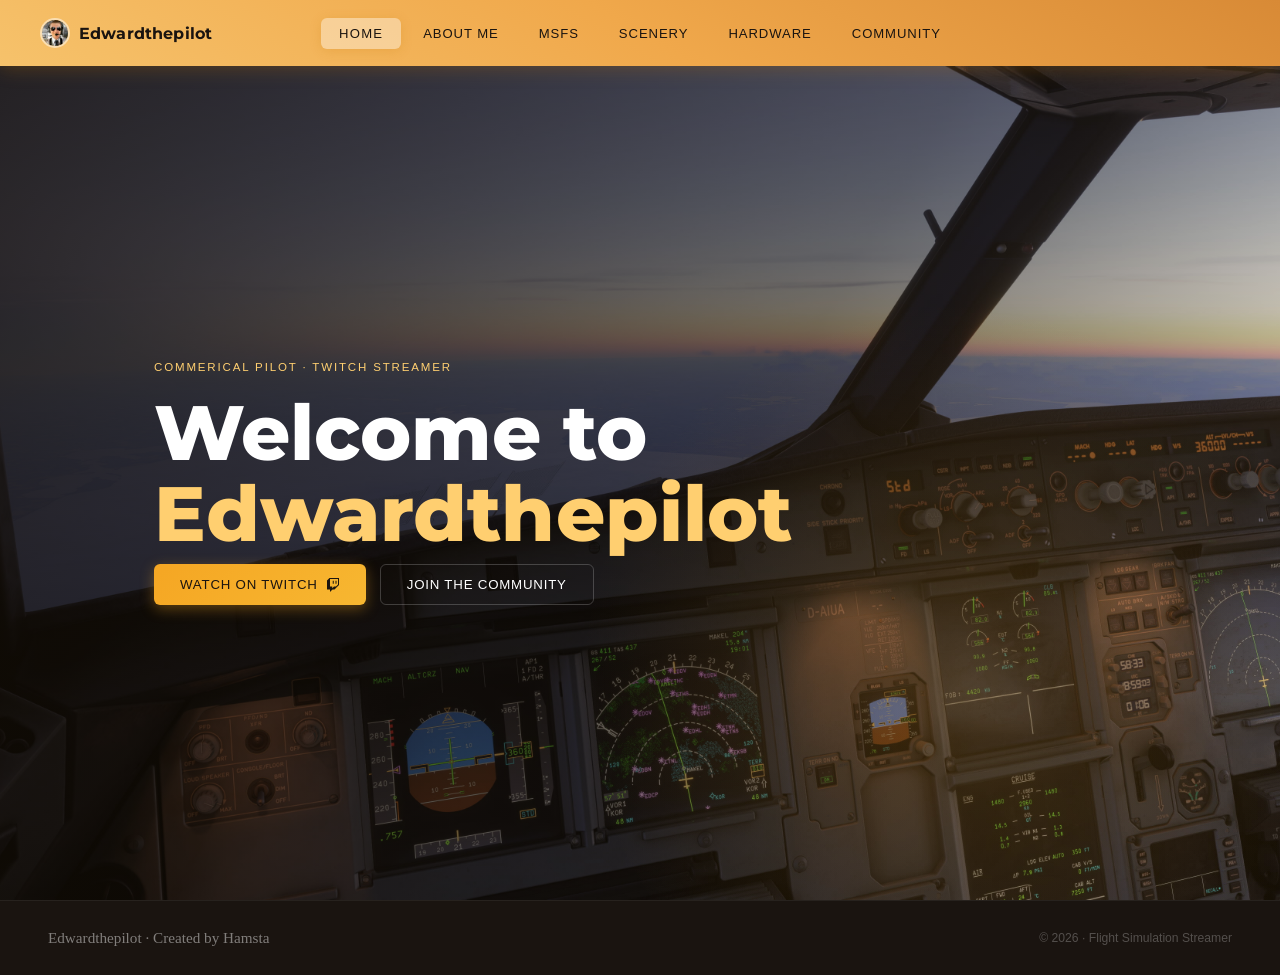
<file: index.html>
<!DOCTYPE html>
<html lang="en">
<head>
  <meta charset="UTF-8" />
  <meta name="viewport" content="width=device-width, initial-scale=1.0" />
  <title>Edwardthepilot</title>
  <link rel="stylesheet" href="style.css" />
  <link rel="icon" type="image/png" href="images/b415b92c-1c21-4a3e-a112-42fbdaabbc81-profile_image-70x70.png">
</head>
<body>

  <!-- NAV -->
  <nav>
    <div class="nav-inner">
      <a href="index.html" class="nav-logo"><img src="images/b415b92c-1c21-4a3e-a112-42fbdaabbc81-profile_image-70x70.png" alt="" /><span>Edwardthepilot</span></a>
      <ul class="nav-links">
        <li><a href="index.html">Home</a></li>
        <li><a href="about.html">About Me</a></li>
        <li><a href="msfs.html">MSFS</a></li>
        <li><a href="scenery.html">Scenery</a></li>
        <li><a href="hardware.html">Hardware</a></li>
        <li><a href="community.html">Community</a></li>
      </ul>
    </div>
  </nav>

  <!-- HERO -->
  <div class="page">
    <div class="home-hero" style="background-image: url('images/Microsoft_Flight_Simulator_2024_19_08_2025_21_59_04.jpg'); background-size: cover; background-position: center;">
      <div class="home-hero-overlay"></div>
      <div class="home-hero-glow"></div>

      <div class="home-content">
        <p class="home-eyebrow">Commerical Pilot · Twitch Streamer</p>
        <h1 class="home-title">
          Welcome to<br><span>Edwardthepilot</span>
        </h1>

        <!-- LIVE STATUS -->

        <div class="home-btn-row">
          <a href="https://www.twitch.tv/edwardthepilot" target="_blank" class="btn btn-orange">
            Watch on Twitch
            <svg width="14" height="14" viewBox="0 0 24 24" fill="currentColor"><path d="M11.571 4.714h1.715v5.143H11.57zm4.715 0H18v5.143h-1.714zM6 0L1.714 4.286v15.428h5.143V24l4.286-4.286h3.428L22.286 12V0zm14.571 11.143l-3.428 3.428h-3.429l-3 3v-3H6.857V1.714h13.714z"/></svg>
          </a>
          <a href="community.html" class="btn btn-outline" style="color:#fff; border-color:rgba(255,255,255,0.2);">
            Join the Community
          </a>
        </div>
      </div>
    </div>
  </div>

  <!-- FOOTER -->
  <footer>
    <span class="footer-logo">Edwardthepilot · Created by Hamsta</span>
    <span class="footer-copy">© 2026 · Flight Simulation Streamer</span>
  </footer>

  <script src="main.js"></script>
</body>
</html>
</file>
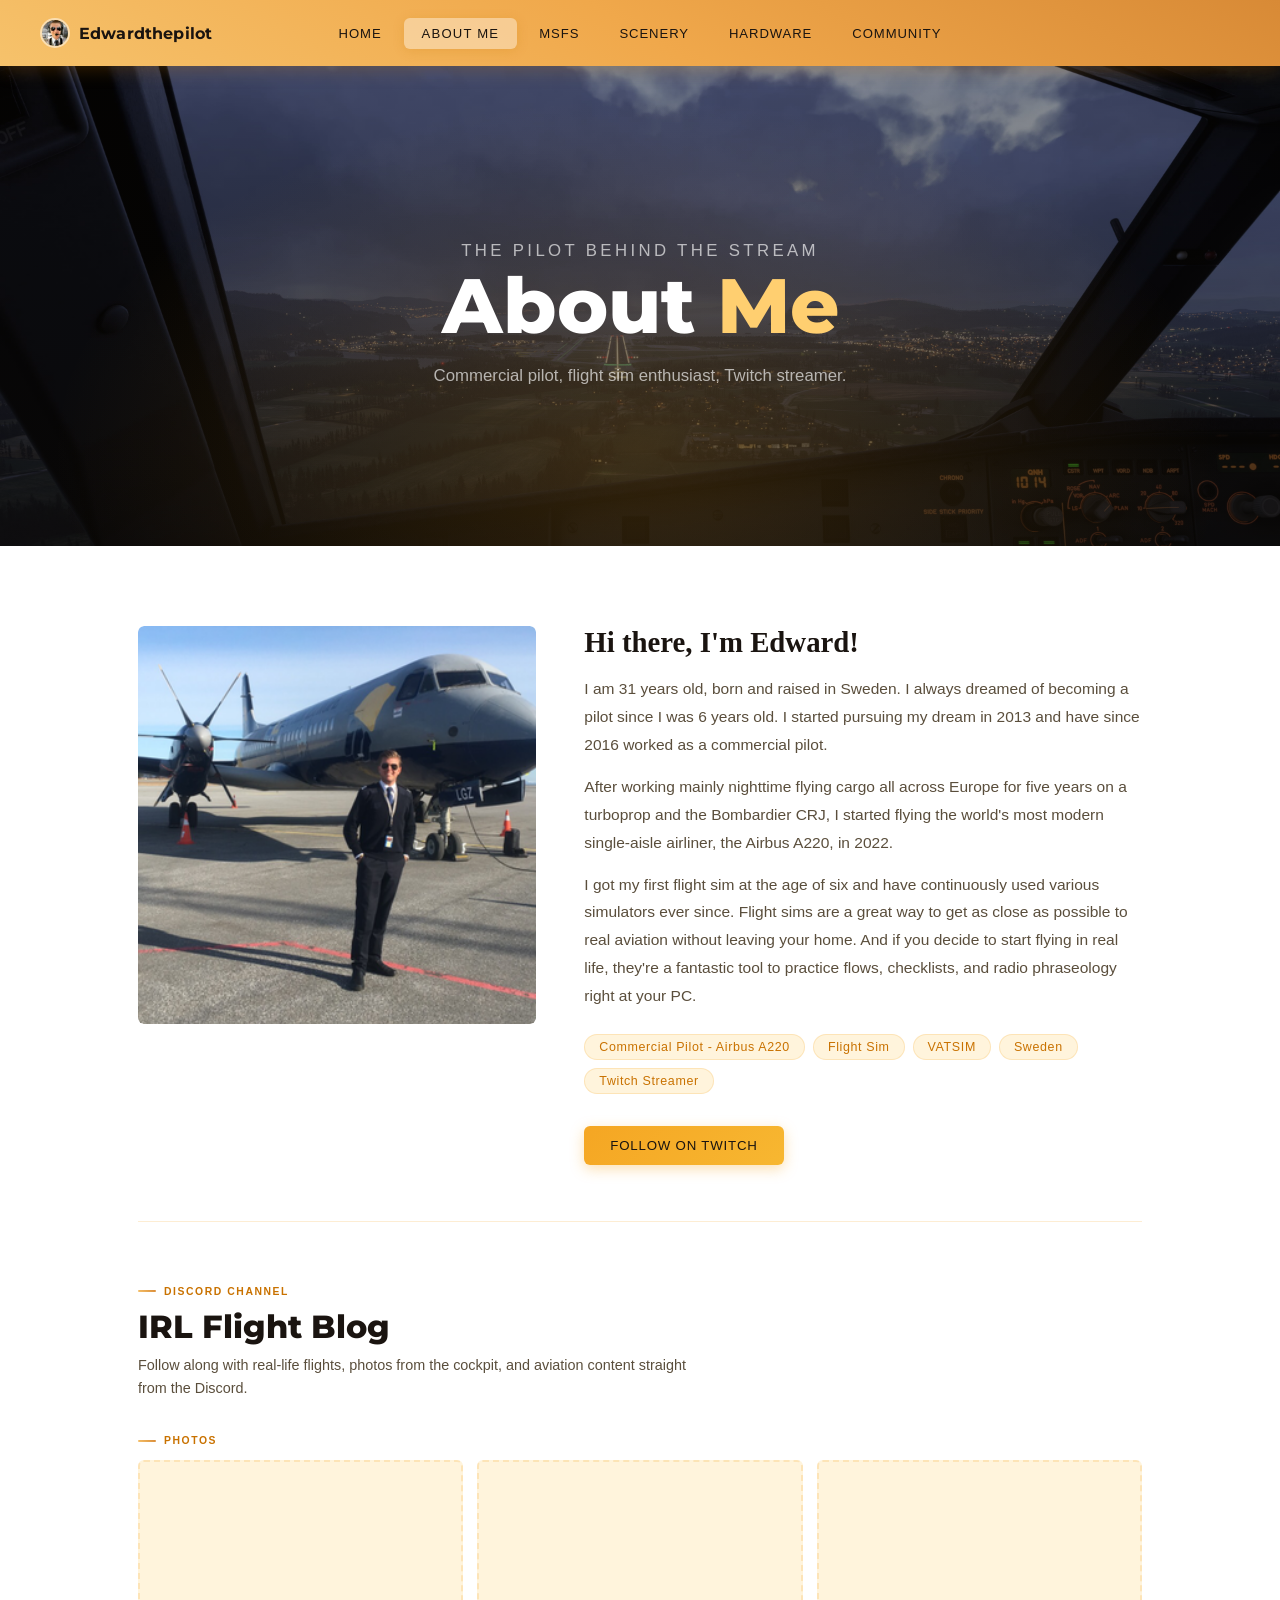
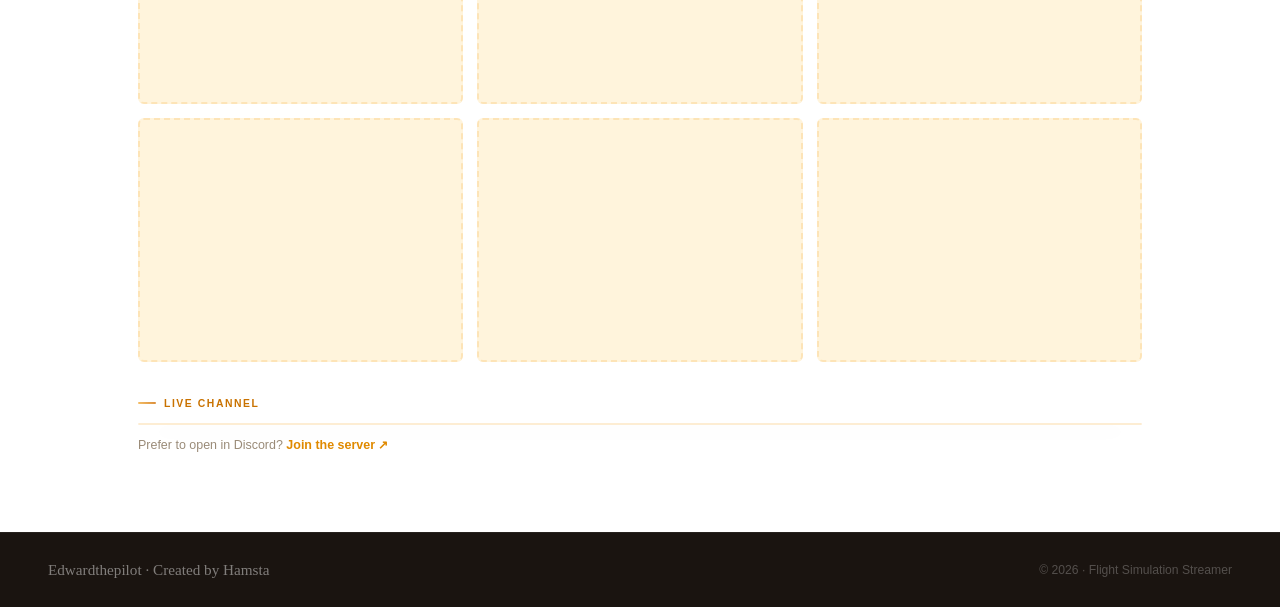
<file: about.html>
<!DOCTYPE html>
<html lang="en">
<head>
  <meta charset="UTF-8" />
  <meta name="viewport" content="width=device-width, initial-scale=1.0" />
  <title>Edwardthepilot</title>
  <link rel="stylesheet" href="style.css" />
  <link rel="icon" type="image/png" href="images/b415b92c-1c21-4a3e-a112-42fbdaabbc81-profile_image-70x70.png">
  <style>
    .gallery-grid {
      display: grid;
      grid-template-columns: repeat(3, 1fr);
      gap: 14px;
    }
    .gallery-slot {
      aspect-ratio: 4/3;
      border-radius: var(--radius);
      border: 2px dashed var(--border);
      background: var(--orange-pale);
      overflow: hidden;
    }
    .gallery-slot img {
      width: 100%; height: 100%;
      object-fit: cover;
      display: block;
    }
    .gallery-slot-empty {
      width: 100%; height: 100%;
      display: flex;
      flex-direction: column;
      align-items: center;
      justify-content: center;
      gap: 6px;
    }
    .gallery-slot-empty span:first-child { font-size: 1.5rem; }
    .gallery-slot-empty span:last-child {
      font-size: 0.68rem;
      font-weight: 600;
      letter-spacing: 0.08em;
      text-transform: uppercase;
      color: var(--ink-muted);
    }
    .blog-embed-wrap {
      border-radius: 8px;
      overflow: hidden;
      border: 1.5px solid var(--border);
      box-shadow: 0 8px 32px rgba(200,120,0,0.08);
    }
    .section-divider {
      border: none;
      border-top: 1px solid var(--border);
      margin: 56px 0;
    }
    .section-tag {
      display: inline-flex;
      align-items: center;
      gap: 8px;
      font-size: 0.65rem;
      font-weight: 700;
      letter-spacing: 0.15em;
      text-transform: uppercase;
      color: var(--orange-deep);
      margin-bottom: 10px;
    }
    .section-tag::before {
      content: '';
      width: 18px; height: 2px;
      background: linear-gradient(30deg, #F6C26B, #D88A36);
      border-radius: 2px;
      display: block;
    }
    @media (max-width: 640px) {
      .gallery-grid { grid-template-columns: 1fr 1fr; }
    }

    .scenery-hero {
      position: relative;
      width: 100%;
      height: 480px;
      background-size: cover;
      background-position: center 40%;
      display: flex;
      align-items: center;
      justify-content: center;
    }
    .scenery-hero-overlay {
      position: absolute;
      inset: 0;
      background: linear-gradient(to bottom, rgba(10,8,6,0.35) 0%, rgba(10,8,6,0.55) 60%, rgba(10,8,6,0.75) 100%);
    }
    .scenery-hero-glow {
      position: absolute;
      inset: 0;
      background: radial-gradient(ellipse at 50% 80%, rgba(245,166,35,0.18) 0%, transparent 65%);
    }
    .scenery-hero-content {
      position: relative;
      z-index: 2;
      text-align: center;
      padding: 0 24px;
    }
    .scenery-eyebrow {
      font-size: 0.7rem;
      font-weight: 600;
      letter-spacing: 0.2em;
      text-transform: uppercase;
      color: var(--orange-light);
      margin-bottom: 16px;
      opacity: 0;
      animation: fadeUp 0.5s 0.1s forwards;
    }
    .scenery-hero-content h1 {
      font-family: 'Montserrat', sans-serif;
      font-size: clamp(2.8rem, 6vw, 5rem);
      font-weight: 800;
      color: #fff;
      line-height: 1.05;
      margin-bottom: 16px;
      opacity: 0;
      animation: fadeUp 0.6s 0.25s forwards;
    }
    .scenery-hero-content h1 span { color: var(--orange-light); }
    .scenery-hero-content p {
      font-size: clamp(0.9rem, 1.5vw, 1.05rem);
      font-weight: 300;
      color: rgba(255,255,255,0.65);
      max-width: 460px;
      margin: 0 auto;
      line-height: 1.7;
      opacity: 0;
      animation: fadeUp 0.6s 0.4s forwards;
    }
  </style>
</head>
<body>

  <!-- NAV -->
  <nav>
    <div class="nav-inner">
      <a href="index.html" class="nav-logo"><img src="images/b415b92c-1c21-4a3e-a112-42fbdaabbc81-profile_image-70x70.png" alt="" /><span>Edwardthepilot</span></a>
      <ul class="nav-links">
        <li><a href="index.html">Home</a></li>
        <li><a href="about.html">About Me</a></li>
        <li><a href="msfs.html">MSFS</a></li>
        <li><a href="scenery.html">Scenery</a></li>
        <li><a href="hardware.html">Hardware</a></li>
        <li><a href="community.html">Community</a></li>
      </ul>
    </div>
  </nav>

  <div class="page">

    <!-- HERO -->
    <div class="scenery-hero" style="background-image: url('images/Microsoft_Flight_Simulator_2024_20_08_2025_22_54_43.jpg'); background-position: center top;">
      <div class="scenery-hero-overlay"></div>
      <div class="scenery-hero-glow"></div>
      <div class="scenery-hero-content">
        <p class="scenery-eyebrow">The Pilot Behind the Stream</p>
        <h1>About <span>Me</span></h1>
        <p>Commercial pilot, flight sim enthusiast, Twitch streamer.</p>
      </div>
    </div>

    <!-- ABOUT SECTION -->
    <div class="section">
      <div class="about-grid">

        <div class="fade-up">
          <div class="about-avatar" style="padding:0; background:none; border:none;">
            <img loading="lazy" decoding="async" src="images/panel-46761626-image-cba84b4b-1b52-419e-b33e-0b67ff68ea73.png"
                 alt="Edwardthepilot"
                 style="width:100%; height:100%; object-fit:cover; border-radius:6px;" />
          </div>
        </div>

        <div class="about-text fade-up">
          <h2>Hi there, I'm Edward!</h2>
          <p>
            I am 31 years old, born and raised in Sweden. I always dreamed of becoming a pilot since I was 6 years old. I started pursuing my dream in 2013 and have since 2016 worked as a commercial pilot.
          </p>
          <p>
            After working mainly nighttime flying cargo all across Europe for five years on a turboprop and the Bombardier CRJ, I started flying the world's most modern single-aisle airliner, the Airbus A220, in 2022.
          </p>
          <p>
            I got my first flight sim at the age of six and have continuously used various simulators ever since. Flight sims are a great way to get as close as possible to real aviation without leaving your home. And if you decide to start flying in real life, they're a fantastic tool to practice flows, checklists, and radio phraseology right at your PC.
          </p>

          <div class="about-tags">
            <span class="tag">Commercial Pilot - Airbus A220</span>
            <span class="tag">Flight Sim</span>
            <span class="tag">VATSIM</span>
            <span class="tag">Sweden</span>
            <span class="tag">Twitch Streamer</span>
          </div>

          <div style="margin-top: 32px;">
            <a href="https://www.twitch.tv/edwardthepilot" target="_blank" class="btn btn-orange">
              Follow on Twitch
            </a>
          </div>
        </div>

      </div>

      <hr class="section-divider" />

      <!-- IRL FLIGHT BLOG -->
      <div class="fade-up">
        <div class="section-tag">Discord Channel</div>
        <h2 style="font-family:'Montserrat',sans-serif; font-size:clamp(1.4rem,3vw,2rem); font-weight:800; color:var(--ink); margin-bottom:8px;">
          IRL Flight Blog
        </h2>
        <p style="font-size:0.9rem; color:var(--ink-soft); margin-bottom:28px; line-height:1.6; max-width:560px;">
          Follow along with real-life flights, photos from the cockpit, and aviation content straight from the Discord.
        </p>


        <!-- PHOTO GALLERY -->
        <div class="section-tag" style="margin-bottom:14px;">Photos</div>
        <div class="gallery-grid" style="margin-bottom:28px;">

          <!-- SLOT 1 — replace gallery-slot-empty with: <img loading="lazy" decoding="async" src="images/your-photo.jpg" alt="..." /> -->
          <div class="gallery-slot">
            <img loading="lazy" decoding="async" src="images/blog1.jpg" alt="Gallery photo">
          </div>

          <!-- SLOT 2 -->
          <div class="gallery-slot">
            <img loading="lazy" decoding="async" src="images/blog2.jpg" alt="Gallery photo">
          </div>

          <!-- SLOT 3 -->
          <div class="gallery-slot">
            <img loading="lazy" decoding="async" src="images/blog3.jpg" alt="Gallery photo">
          </div>

          <!-- SLOT 4 -->
          <div class="gallery-slot">
            <img loading="lazy" decoding="async" src="images/blog4.jpg" alt="Gallery photo">
          </div>

          <!-- SLOT 5 -->
          <div class="gallery-slot">
            <img loading="lazy" decoding="async" src="images/blog5.jpg" alt="Gallery photo">
          </div>

          <!-- SLOT 6 -->
          <div class="gallery-slot">
            <img loading="lazy" decoding="async" src="images/blog6.jpg" alt="Gallery photo">
          </div>

        </div>

        <!-- Discord embed -->
        <div class="section-tag" style="margin-bottom:14px;">Live Channel</div>
        <div class="blog-embed-wrap">
          <widgetbot
            server="YOUR_SERVER_ID"
            channel="YOUR_CHANNEL_ID"
            width="100%"
            height="500">
          </widgetbot>
        </div>

        <p style="margin-top:12px; font-size:0.78rem; color:var(--ink-muted);">
          Prefer to open in Discord?
          <a href="https://discord.gg/6BbDR5AXqM" target="_blank" style="color:var(--orange-dark); font-weight:600; text-decoration:none;">
            Join the server ↗
          </a>
        </p>
      </div>

    </div>
  </div>

  <!-- FOOTER -->
  <footer>
    <span class="footer-logo">Edwardthepilot · Created by Hamsta</span>
    <span class="footer-copy">© 2026 · Flight Simulation Streamer</span>
  </footer>

  <script src="https://cdn.widgetbot.io/widget/6.js" async></script>
  <script src="main.js"></script>
</body>
</html>
</file>
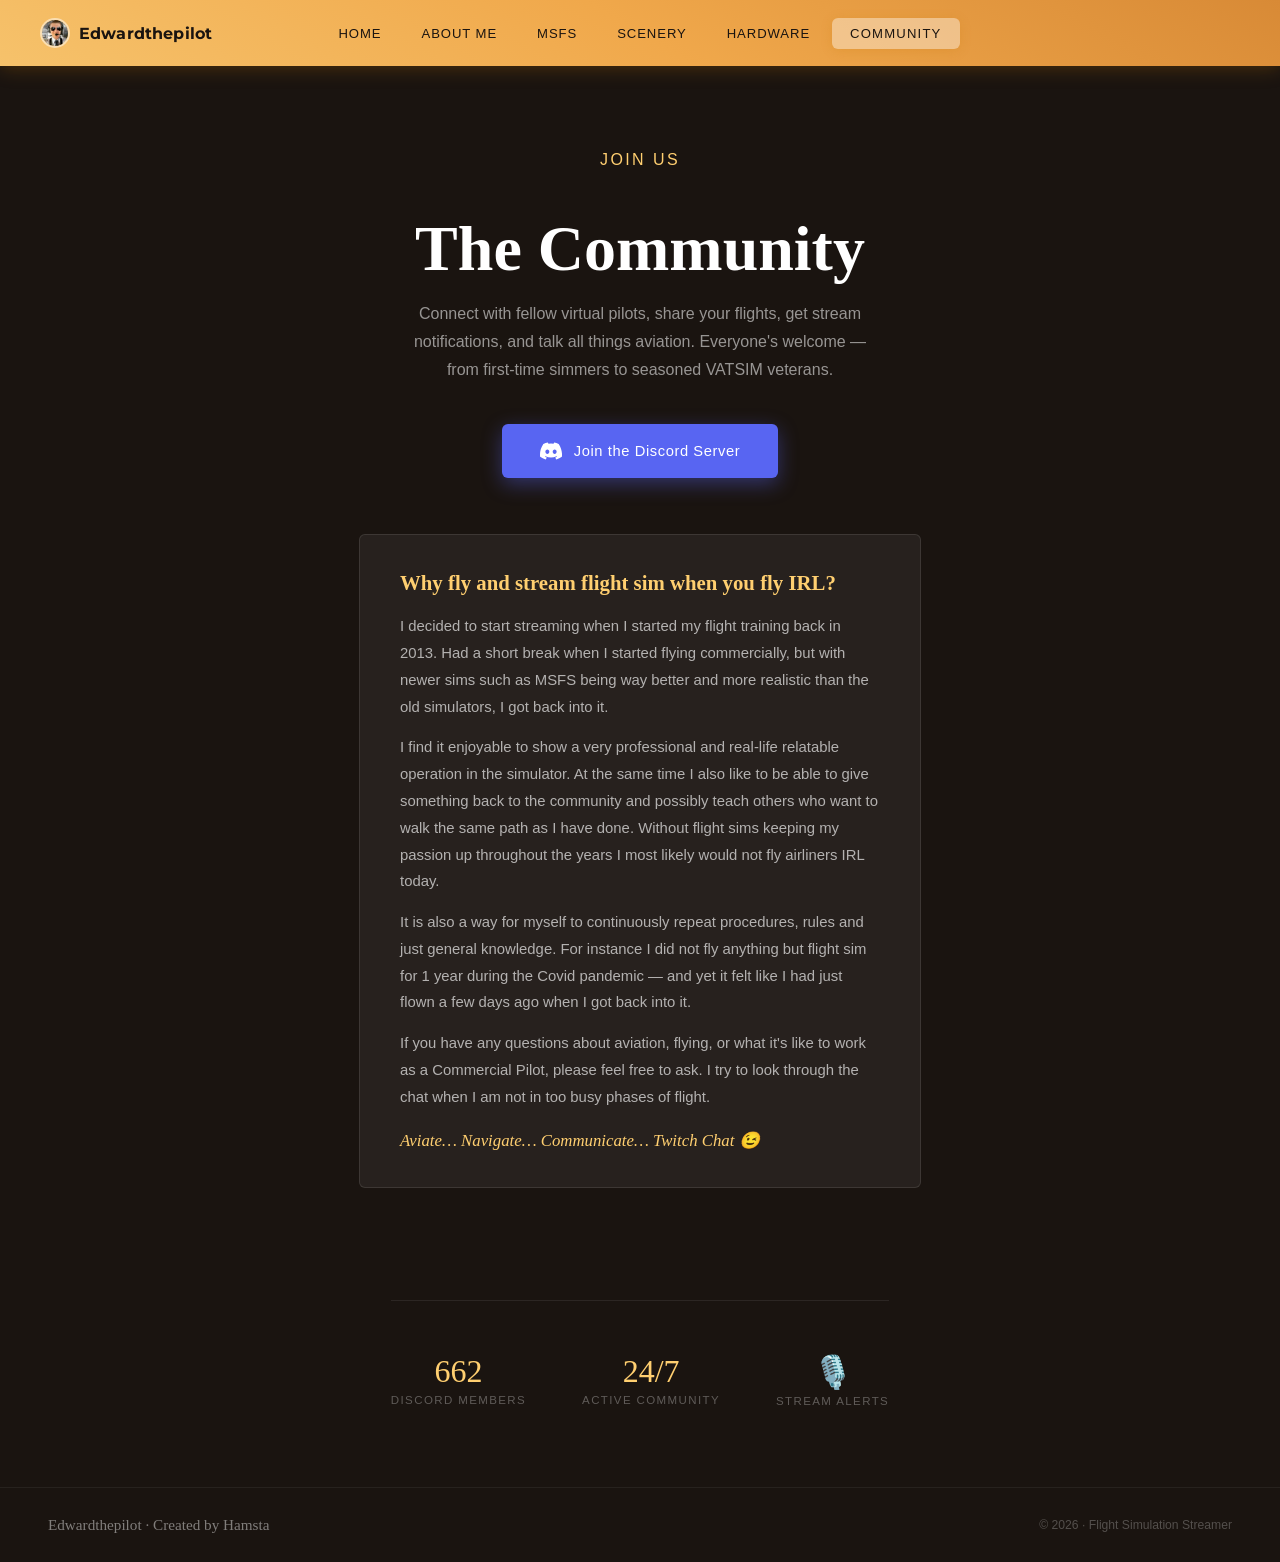
<file: community.html>
<!DOCTYPE html>
<html lang="en">
<head>
  <meta charset="UTF-8" />
  <meta name="viewport" content="width=device-width, initial-scale=1.0" />
  <title>Edwardthepilot</title>
  <link rel="stylesheet" href="style.css" />
  <link rel="icon" type="image/png" href="images/b415b92c-1c21-4a3e-a112-42fbdaabbc81-profile_image-70x70.png">
  <style>
    .why-stream {
      background: rgba(255,255,255,0.06);
      border: 1px solid rgba(255,255,255,0.1);
      border-radius: 6px;
      padding: 36px 40px;
      max-width: 720px;
      margin: 0 auto 48px;
      text-align: left;
    }
    .why-stream h2 {
      font-family: 'Playfair Display', serif;
      font-size: 1.3rem;
      font-weight: 600;
      color: var(--orange-light);
      margin-bottom: 18px;
    }
    .why-stream p {
      font-size: 0.93rem;
      font-weight: 300;
      color: rgba(255,255,255,0.65);
      line-height: 1.8;
      margin-bottom: 14px;
    }
    .why-stream p:last-child { margin-bottom: 0; }
    .sign-off {
      font-family: 'Playfair Display', serif;
      font-style: italic;
      font-size: 1.05rem;
      color: var(--orange-light);
      margin-top: 20px;
      display: block;
    }
  </style>
</head>
<body>

  <!-- NAV -->
  <nav>
    <div class="nav-inner">
      <a href="index.html" class="nav-logo"><img src="images/b415b92c-1c21-4a3e-a112-42fbdaabbc81-profile_image-70x70.png" alt="" /><span>Edwardthepilot</span></a>
      <ul class="nav-links">
        <li><a href="index.html">Home</a></li>
        <li><a href="about.html">About Me</a></li>
        <li><a href="msfs.html">MSFS</a></li>
        <li><a href="scenery.html">Scenery</a></li>
        <li><a href="hardware.html">Hardware</a></li>
        <li><a href="community.html">Community</a></li>
      </ul>
    </div>
  </nav>

  <div class="page">
    <div class="community-hero">

      <p class="section-label">Join Us</p>
      <h1>The Community</h1>
      <p>
        Connect with fellow virtual pilots, share your flights, get stream notifications, and talk all things aviation. Everyone's welcome — from first-time simmers to seasoned VATSIM veterans.
      </p>

      <a href="https://discord.gg/VajZbuy8C6" target="_blank" class="discord-btn">
        <svg class="discord-icon" viewBox="0 0 24 24" xmlns="http://www.w3.org/2000/svg">
          <path d="M20.317 4.37a19.791 19.791 0 0 0-4.885-1.515.074.074 0 0 0-.079.037c-.21.375-.444.864-.608 1.25a18.27 18.27 0 0 0-5.487 0 12.64 12.64 0 0 0-.617-1.25.077.077 0 0 0-.079-.037A19.736 19.736 0 0 0 3.677 4.37a.07.07 0 0 0-.032.027C.533 9.046-.32 13.58.099 18.057.1 18.1.12 18.14.149 18.16a19.9 19.9 0 0 0 5.993 3.03.078.078 0 0 0 .084-.028c.462-.63.874-1.295 1.226-1.994a.076.076 0 0 0-.041-.106 13.107 13.107 0 0 1-1.872-.892.077.077 0 0 1-.008-.128 10.2 10.2 0 0 0 .372-.292.074.074 0 0 1 .077-.01c3.928 1.793 8.18 1.793 12.062 0a.074.074 0 0 1 .078.01c.12.098.246.198.373.292a.077.077 0 0 1-.006.127 12.299 12.299 0 0 1-1.873.892.077.077 0 0 0-.041.107c.36.698.772 1.362 1.225 1.993a.076.076 0 0 0 .084.028 19.839 19.839 0 0 0 6.002-3.03.077.077 0 0 0 .032-.054c.5-5.177-.838-9.674-3.549-13.66a.061.061 0 0 0-.031-.03zM8.02 15.33c-1.183 0-2.157-1.085-2.157-2.419 0-1.333.956-2.419 2.157-2.419 1.21 0 2.176 1.096 2.157 2.42 0 1.333-.956 2.418-2.157 2.418zm7.975 0c-1.183 0-2.157-1.085-2.157-2.419 0-1.333.955-2.419 2.157-2.419 1.21 0 2.176 1.096 2.157 2.42 0 1.333-.946 2.418-2.157 2.418z"/>
        </svg>
        Join the Discord Server
      </a>

      <!-- Why stream section -->
      <div class="why-stream" style="margin-top: 56px;">
        <h2>Why fly and stream flight sim when you fly IRL?</h2>
        <p>
          I decided to start streaming when I started my flight training back in 2013. Had a short break when I started flying commercially, but with newer sims such as MSFS being way better and more realistic than the old simulators, I got back into it.
        </p>
        <p>
          I find it enjoyable to show a very professional and real-life relatable operation in the simulator. At the same time I also like to be able to give something back to the community and possibly teach others who want to walk the same path as I have done. Without flight sims keeping my passion up throughout the years I most likely would not fly airliners IRL today.
        </p>
        <p>
          It is also a way for myself to continuously repeat procedures, rules and just general knowledge. For instance I did not fly anything but flight sim for 1 year during the Covid pandemic — and yet it felt like I had just flown a few days ago when I got back into it.
        </p>
        <p>
          If you have any questions about aviation, flying, or what it's like to work as a Commercial Pilot, please feel free to ask. I try to look through the chat when I am not in too busy phases of flight.
        </p>
        <span class="sign-off">Aviate… Navigate… Communicate… Twitch Chat 😉</span>
      </div>

      <div class="community-stats">
        <div>
          <div class="c-stat-val" id="member-count">0</div>
          <div class="c-stat-label">Discord Members</div>
        </div>
        <div>
          <div class="c-stat-val">24/7</div>
          <div class="c-stat-label">Active Community</div>
        </div>
        <div>
          <div class="c-stat-val">🎙️</div>
          <div class="c-stat-label">Stream Alerts</div>
        </div>
      </div>

    </div>
  </div>

  <!-- FOOTER -->
  <footer>
    <span class="footer-logo">Edwardthepilot · Created by Hamsta</span>
    <span class="footer-copy">© 2026 · Flight Simulation Streamer</span>
  </footer>

  <script src="main.js"></script>
  <script>
    (function countUp() {
      const el = document.getElementById('member-count');
      if (!el) return;
      const target = 1500;
      const duration = 2200;
      let started = false;

      function run() {
        if (started) return;
        started = true;
        const start = performance.now();
        function step(now) {
          const p = Math.min((now - start) / duration, 1);
          const eased = 1 - Math.pow(1 - p, 3);
          const val = Math.floor(eased * target);
          el.textContent = p >= 1 ? '1,500+' : val.toLocaleString();
          if (p < 1) requestAnimationFrame(step);
        }
        requestAnimationFrame(step);
      }

      const obs = new IntersectionObserver(entries => {
        entries.forEach(e => { if (e.isIntersecting) { run(); obs.unobserve(e.target); } });
      }, { threshold: 0.6 });
      obs.observe(el);
    })();
  </script>
</body>
</html>
</file>
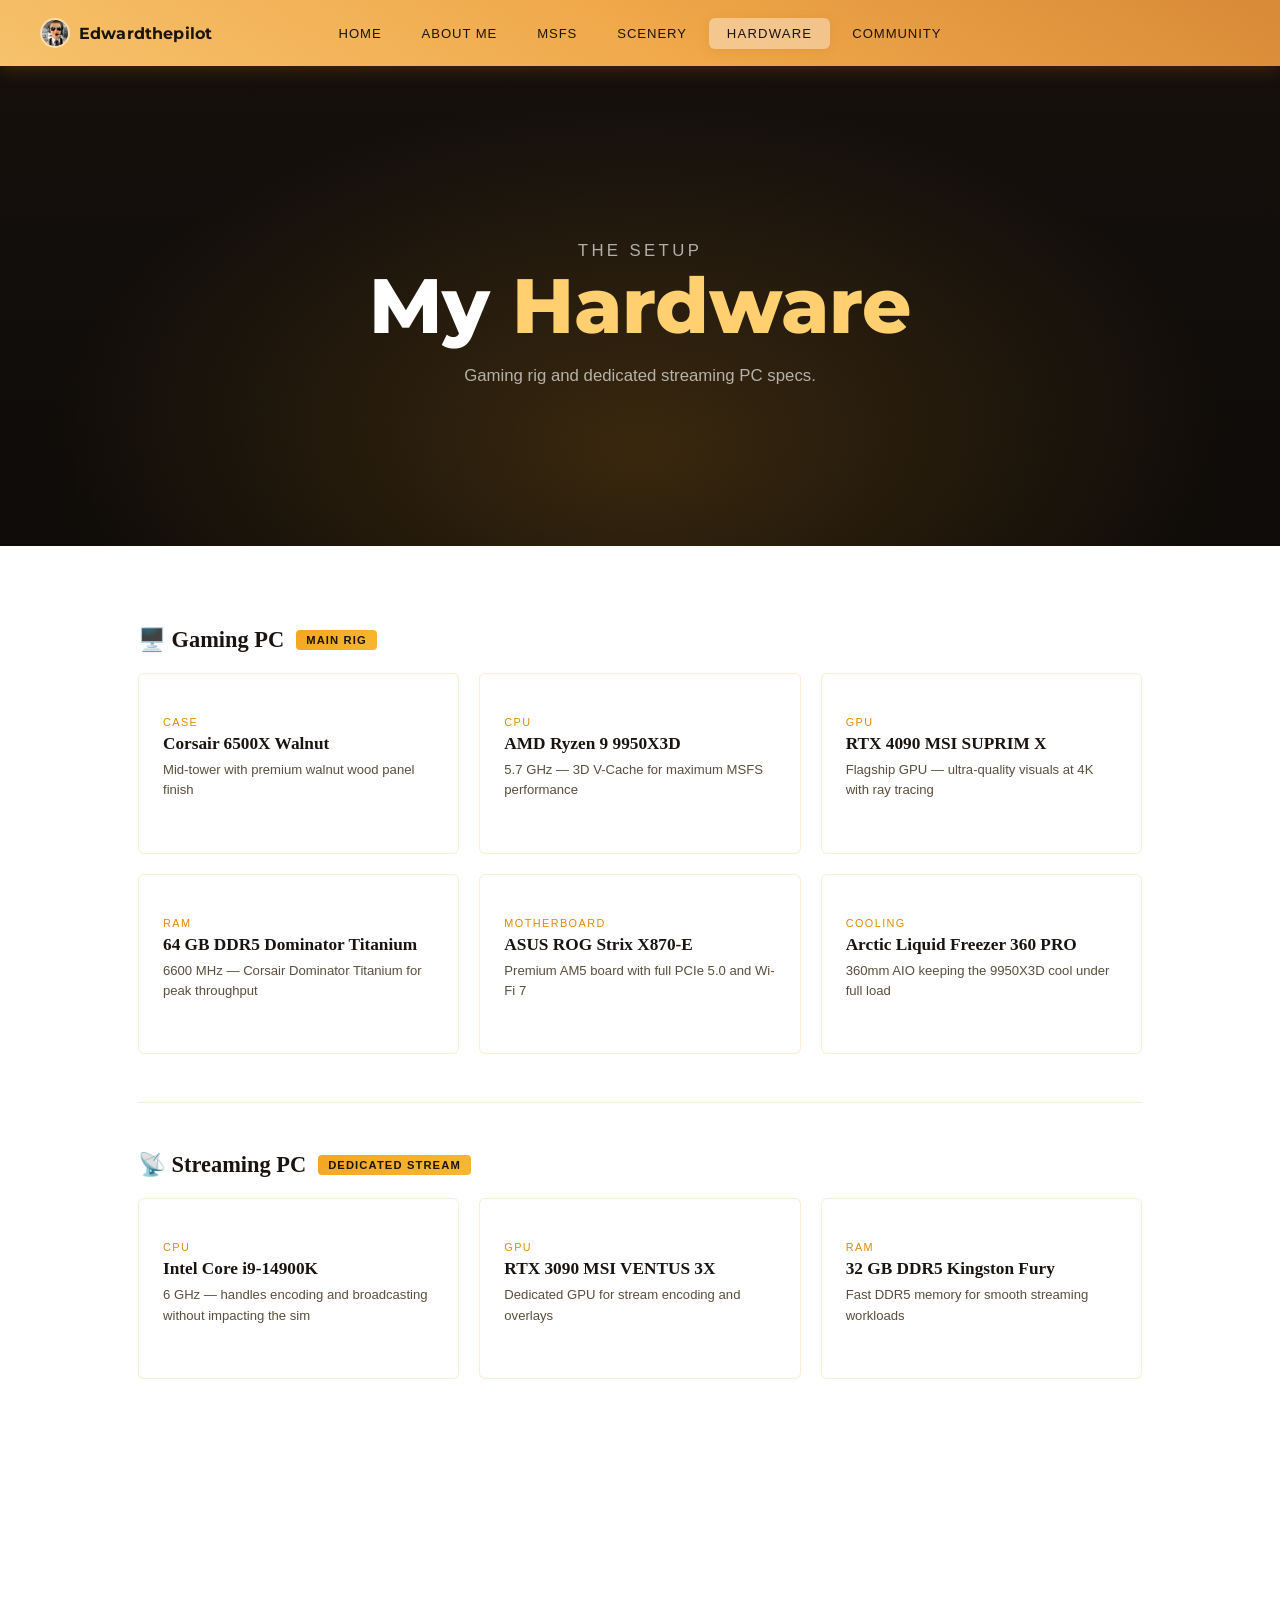
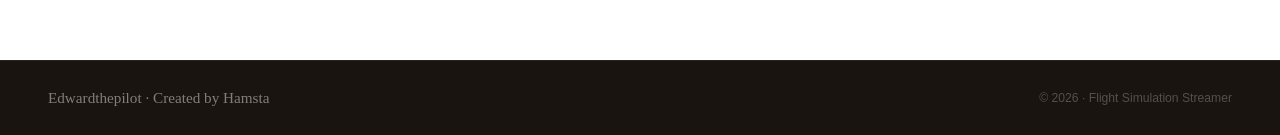
<file: hardware.html>
<!DOCTYPE html>
<html lang="en">
<head>
  <meta charset="UTF-8" />
  <meta name="viewport" content="width=device-width, initial-scale=1.0" />
  <title>Edwardthepilot</title>
  <link rel="stylesheet" href="style.css" />
  <link rel="icon" type="image/png" href="images/b415b92c-1c21-4a3e-a112-42fbdaabbc81-profile_image-70x70.png">
  <style>
    .hw-section-title {
      font-family: 'Playfair Display', serif;
      font-size: 1.4rem;
      font-weight: 600;
      color: var(--ink);
      margin: 48px 0 20px;
      display: flex;
      align-items: center;
      gap: 12px;
    }
    .hw-section-title:first-of-type { margin-top: 0; }
    .hw-section-badge {
      display: inline-block;
      background: linear-gradient(135deg, var(--orange), var(--amber));
      color: var(--ink);
      font-family: 'DM Sans', sans-serif;
      font-size: 0.7rem;
      font-weight: 600;
      letter-spacing: 0.1em;
      text-transform: uppercase;
      padding: 4px 10px;
      border-radius: 4px;
    }
    .hw-divider {
      border: none;
      border-top: 1px solid var(--border);
      margin: 48px 0 40px;
    }

    .scenery-hero {
      position: relative;
      width: 100%;
      height: 480px;
      background: var(--ink);
      background-size: cover;
      background-position: center;
      display: flex;
      align-items: center;
      justify-content: center;
    }
    .scenery-hero-overlay {
      position: absolute;
      inset: 0;
      background: linear-gradient(to bottom, rgba(10,8,6,0.35) 0%, rgba(10,8,6,0.55) 60%, rgba(10,8,6,0.75) 100%);
    }
    .scenery-hero-glow {
      position: absolute;
      inset: 0;
      background: radial-gradient(ellipse at 50% 80%, rgba(245,166,35,0.18) 0%, transparent 65%);
    }
    .scenery-hero-content {
      position: relative;
      z-index: 2;
      text-align: center;
      padding: 0 24px;
    }
    .scenery-eyebrow {
      font-size: 0.7rem;
      font-weight: 600;
      letter-spacing: 0.2em;
      text-transform: uppercase;
      color: var(--orange-light);
      margin-bottom: 16px;
      opacity: 0;
      animation: fadeUp 0.5s 0.1s forwards;
    }
    .scenery-hero-content h1 {
      font-family: 'Montserrat', sans-serif;
      font-size: clamp(2.8rem, 6vw, 5rem);
      font-weight: 800;
      color: #fff;
      line-height: 1.05;
      margin-bottom: 16px;
      opacity: 0;
      animation: fadeUp 0.6s 0.25s forwards;
    }
    .scenery-hero-content h1 span { color: var(--orange-light); }
    .scenery-hero-content p {
      font-size: clamp(0.9rem, 1.5vw, 1.05rem);
      font-weight: 300;
      color: rgba(255,255,255,0.65);
      max-width: 460px;
      margin: 0 auto;
      line-height: 1.7;
      opacity: 0;
      animation: fadeUp 0.6s 0.4s forwards;
    }
  </style>
</head>
<body>

  <!-- NAV -->
  <nav>
    <div class="nav-inner">
      <a href="index.html" class="nav-logo"><img src="images/b415b92c-1c21-4a3e-a112-42fbdaabbc81-profile_image-70x70.png" alt="" /><span>Edwardthepilot</span></a>
      <ul class="nav-links">
        <li><a href="index.html">Home</a></li>
        <li><a href="about.html">About Me</a></li>
        <li><a href="msfs.html">MSFS</a></li>
        <li><a href="scenery.html">Scenery</a></li>
        <li><a href="hardware.html">Hardware</a></li>
        <li><a href="community.html">Community</a></li>
      </ul>
    </div>
  </nav>

  <div class="page">

    <!-- HERO -->
    <div class="scenery-hero">
      <div class="scenery-hero-overlay"></div>
      <div class="scenery-hero-glow"></div>
      <div class="scenery-hero-content">
        <p class="scenery-eyebrow">The Setup</p>
        <h1>My <span>Hardware</span></h1>
        <p>Gaming rig and dedicated streaming PC specs.</p>
      </div>
    </div>

    <div class="section">

      <!-- GAMING PC -->
      <div class="hw-section-title">
        🖥️ Gaming PC <span class="hw-section-badge">Main Rig</span>
      </div>
      <div class="hardware-grid">
        <a class="hw-card fade-up" href="https://www.corsair.com/ca/en/p/pc-cases/cc-9011282-ww/6500x-mid-tower-dual-chamber-pc-case-black-walnut-wood-cc-9011282-ww" target="_blank" rel="noopener">
          <div class="hw-icon"></div>
          <div class="hw-cat">Case</div>
          <div class="hw-item">Corsair 6500X Walnut</div>
          <div class="hw-detail">Mid-tower with premium walnut wood panel finish</div>
          <div class="hw-link-hint">View product ↗</div>
        </a>
        <a class="hw-card fade-up" href="https://www.amd.com/en/products/processors/desktops/ryzen/9000-series/amd-ryzen-9-9950x3d.html" target="_blank" rel="noopener">
          <div class="hw-icon"></div>
          <div class="hw-cat">CPU</div>
          <div class="hw-item">AMD Ryzen 9 9950X3D</div>
          <div class="hw-detail">5.7 GHz — 3D V-Cache for maximum MSFS performance</div>
          <div class="hw-link-hint">View product ↗</div>
        </a>
        <a class="hw-card fade-up" href="https://www.msi.com/Graphics-Card/GeForce-RTX-4090-SUPRIM-X-24G" target="_blank" rel="noopener">
          <div class="hw-icon"></div>
          <div class="hw-cat">GPU</div>
          <div class="hw-item">RTX 4090 MSI SUPRIM X</div>
          <div class="hw-detail">Flagship GPU — ultra-quality visuals at 4K with ray tracing</div>
          <div class="hw-link-hint">View product ↗</div>
        </a>
        <a class="hw-card fade-up" href="https://www.corsair.com/us/en/p/memory/cmp64gx5m2b6000z30/dominator-titanium-rgb-64gb-2x32gb-ddr5-dram-6000mt-s-cl30-amd-expo-intel-xmp-memory-kit-grey-cmp64gx5m2b6000z30" target="_blank" rel="noopener">
          <div class="hw-icon"></div>
          <div class="hw-cat">RAM</div>
          <div class="hw-item">64 GB DDR5 Dominator Titanium</div>
          <div class="hw-detail">6600 MHz — Corsair Dominator Titanium for peak throughput</div>
          <div class="hw-link-hint">View product ↗</div>
        </a>
        <a class="hw-card fade-up" href="https://rog.asus.com/motherboards/rog-strix/rog-strix-x870e-e-gaming-wifi/" target="_blank" rel="noopener">
          <div class="hw-icon"></div>
          <div class="hw-cat">Motherboard</div>
          <div class="hw-item">ASUS ROG Strix X870-E</div>
          <div class="hw-detail">Premium AM5 board with full PCIe 5.0 and Wi-Fi 7</div>
          <div class="hw-link-hint">View product ↗</div>
        </a>
        <a class="hw-card fade-up" href="https://www.arctic.de/us/Liquid-Freezer-III-Pro-360/ACFRE00180A" target="_blank" rel="noopener">
          <div class="hw-icon"></div>
          <div class="hw-cat">Cooling</div>
          <div class="hw-item">Arctic Liquid Freezer 360 PRO</div>
          <div class="hw-detail">360mm AIO keeping the 9950X3D cool under full load</div>
          <div class="hw-link-hint">View product ↗</div>
        </a>
      </div>

      <hr class="hw-divider" />

      <!-- STREAMING PC -->
      <div class="hw-section-title">
        📡 Streaming PC <span class="hw-section-badge">Dedicated Stream</span>
      </div>
      <div class="hardware-grid">
        <a class="hw-card fade-up" href="https://www.amazon.com/i9-14900K-Desktop-Processor-Integrated-Graphics/dp/B0CGJDKLB8" target="_blank" rel="noopener">
          <div class="hw-icon"></div>
          <div class="hw-cat">CPU</div>
          <div class="hw-item">Intel Core i9-14900K</div>
          <div class="hw-detail">6 GHz — handles encoding and broadcasting without impacting the sim</div>
          <div class="hw-link-hint">View product ↗</div>
        </a>
        <a class="hw-card fade-up" href="https://www.msi.com/Graphics-Card/GeForce-RTX-3090-VENTUS-3X-24G-OC" target="_blank" rel="noopener">
          <div class="hw-icon"></div>
          <div class="hw-cat">GPU</div>
          <div class="hw-item">RTX 3090 MSI VENTUS 3X</div>
          <div class="hw-detail">Dedicated GPU for stream encoding and overlays</div>
          <div class="hw-link-hint">View product ↗</div>
        </a>
        <a class="hw-card fade-up" href="https://www.kingston.com/en/memory/gaming/kingston-fury-beast-ddr5-memory" target="_blank" rel="noopener">
          <div class="hw-icon"></div>
          <div class="hw-cat">RAM</div>
          <div class="hw-item">32 GB DDR5 Kingston Fury</div>
          <div class="hw-detail">Fast DDR5 memory for smooth streaming workloads</div>
          <div class="hw-link-hint">View product ↗</div>
        </a>
        <a class="hw-card fade-up" href="https://rog.asus.com/us/motherboards/rog-strix/rog-strix-z790-e-gaming-wifi-model/" target="_blank" rel="noopener">
          <div class="hw-icon"></div>
          <div class="hw-cat">Motherboard</div>
          <div class="hw-item">ASUS ROG Strix Z790-E</div>
          <div class="hw-detail">High-end Z790 platform with full connectivity options</div>
          <div class="hw-link-hint">View product ↗</div>
        </a>
        <a class="hw-card fade-up" href="https://www.amazon.com/NZXT-Kraken-Z73-RGB-360mm/dp/B09GKPTYG6" target="_blank" rel="noopener">
          <div class="hw-icon"></div>
          <div class="hw-cat">Cooling</div>
          <div class="hw-item">NZXT Kraken Z73</div>
          <div class="hw-detail">360mm AIO with LCD display — quiet and efficient</div>
          <div class="hw-link-hint">View product ↗</div>
        </a>
      </div>

    </div>

  </div>

  <!-- FOOTER -->
  <footer>
    <span class="footer-logo">Edwardthepilot · Created by Hamsta</span>
    <span class="footer-copy">© 2026 · Flight Simulation Streamer</span>
  </footer>

  <script src="main.js"></script>
</body>
</html>
</file>
<file: style.css>
/* ============================================================
   EDWARDTHEPILOT — style.css
   ============================================================ */

@import url('https://fonts.googleapis.com/css2?family=Montserrat:wght@600;700;800&display=swap');

:root {
  --orange:        #F5A623;
  --orange-dark:   #E08A00;
  --orange-deep:   #C97200;
  --orange-light:  #FFCF70;
  --orange-pale:   #FFF4DC;
  --amber:         #F7B731;
  --bg:            var(--white);
  --white:         #FFFFFF;
  --ink:           #1A1410;
  --ink-soft:      #5A4E3C;
  --ink-muted:     #9A8B78;
  --card-bg:       var(--white);
  --Black:         #0B0B0B;
  --Gold:          #F6C26B;
  --Amber:         #F0A84B;
  --border:        rgba(245,166,35,0.2);
  --nav-h:         66px;
  --radius:        6px;
}

/* RESET */
*, *::before, *::after { box-sizing: border-box; margin: 0; padding: 0; }
html { scroll-behavior: smooth; font-size: 16px; }
body {
  font-family: 'DM Sans', sans-serif;
  background: var(--bg);
  color: var(--ink);
  min-height: 100vh;
}
a { text-decoration: none; color: inherit; }
img { display: block; max-width: 100%; }

/* ============================================================
   NAV
   ============================================================ */
   nav {
    position: fixed;
    top: 0; left: 0; right: 0;
    z-index: 200;
    height: var(--nav-h);
    background: linear-gradient(30deg, #F6C26B, #F0A84B, #D88A36);
    box-shadow: 0 2px 18px rgba(200,120,0,0.28);
    display: flex;
    align-items: center;
    justify-content: center;
    padding: 0 32px;
  }

.nav-inner {
    display: flex;
    align-items: center;
    width: 100%;
    max-width: 1200px;
    justify-content: center;
    position: relative;
  }

.nav-logo {
  position: absolute;
  left: 0;
  font-family: 'Montserrat', sans-serif;
  font-size: 1rem;
  font-weight: 700;
  color: var(--ink);
  letter-spacing: 0.01em;
  white-space: nowrap;
  display: flex;
  align-items: center;
  gap: 9px;
  flex-shrink: 0;
  text-decoration: none;
}

.nav-logo img {
  width: 30px;
  height: 30px;
  border-radius: 50%;
  object-fit: cover;
  flex-shrink: 0;
  border: 2px solid rgba(255,255,255,0.5);
}

.nav-logo span {
  color: var(--ink);
}

.nav-links {
  display: flex;
  align-items: center;
  gap: 4px;
  list-style: none;
}

.nav-links a {
  display: inline-block;
  padding: 8px 18px;
  font-size: 0.82rem;
  font-weight: 500;
  letter-spacing: 0.07em;
  text-transform: uppercase;
  color: var(--ink);
  border-radius: var(--radius);
  transition: background 0.18s, color 0.18s, box-shadow 0.18s, letter-spacing 0.18s;
}

.nav-links a:hover,
.nav-links a.active {
  background: rgba(255,255,255,0.38);
  box-shadow: 0 2px 12px rgba(200,120,0,0.2);
  color: var(--ink);
  letter-spacing: 0.09em;
}

/* ============================================================
   PAGE WRAPPER
   ============================================================ */
.page {
  padding-top: var(--nav-h);
  min-height: 100vh;
}

/* ============================================================
   SECTION UTILS
   ============================================================ */
.section {
  padding: 80px 48px;
  max-width: 1100px;
  margin: 0 auto;
}

.section-label {
  font-size: 0.7rem;
  font-weight: 500;
  letter-spacing: 0.15em;
  text-transform: uppercase;
  color: var(--orange-dark);
  margin-bottom: 10px;
}

.section-title {
  font-family: 'Playfair Display', serif;
  font-size: clamp(2rem, 4vw, 3rem);
  font-weight: 600;
  color: var(--ink);
  line-height: 1.1;
  margin-bottom: 14px;
}

.section-sub {
  font-size: 1rem;
  font-weight: 300;
  color: var(--ink-soft);
  line-height: 1.7;
  max-width: 540px;
  margin-bottom: 48px;
}

/* ============================================================
   BUTTONS
   ============================================================ */
.btn {
  display: inline-flex;
  align-items: center;
  gap: 8px;
  padding: 12px 26px;
  font-family: 'DM Sans', sans-serif;
  font-size: 0.83rem;
  font-weight: 500;
  letter-spacing: 0.06em;
  text-transform: uppercase;
  border: none;
  cursor: pointer;
  border-radius: var(--radius);
  transition: transform 0.18s, box-shadow 0.18s, background 0.18s;
}

.btn-orange {
  background: linear-gradient(135deg, var(--orange), var(--amber));
  color: var(--ink);
  box-shadow: 0 4px 14px rgba(245,166,35,0.35);
}

.btn-orange:hover {
  transform: translateY(-2px);
  box-shadow: 0 8px 24px rgba(245,166,35,0.45);
}

.btn-dark {
  background: var(--ink);
  color: var(--orange-light);
}

.btn-dark:hover {
  transform: translateY(-2px);
  box-shadow: 0 6px 20px rgba(26,20,16,0.3);
}

.btn-outline {
  background: transparent;
  color: var(--ink);
  border: 1.5px solid var(--border);
}

.btn-outline:hover {
  border-color: var(--orange);
  background: var(--orange-pale);
  transform: translateY(-2px);
}

/* ============================================================
   LIVE STATUS BADGE
   ============================================================ */
.live-badge {
  display: inline-flex;
  align-items: center;
  gap: 8px;
  padding: 7px 16px;
  border-radius: 999px;
  font-size: 0.78rem;
  font-weight: 500;
  letter-spacing: 0.07em;
  text-transform: uppercase;
  border: 1.5px solid;
  transition: all 0.3s;
}

.live-badge.online {
  background: rgba(34,197,94,0.1);
  border-color: rgba(34,197,94,0.4);
  color: #166534;
}

.live-badge.offline {
  background: rgba(150,150,150,0.1);
  border-color: rgba(150,150,150,0.3);
  color: var(--ink-muted);
}

.live-dot {
  width: 8px; height: 8px;
  border-radius: 50%;
  flex-shrink: 0;
}

.live-badge.online .live-dot {
  background: #22c55e;
  animation: pulse-green 1.8s infinite;
}

.live-badge.offline .live-dot {
  background: #aaa;
}

@keyframes pulse-green {
  0%, 100% { opacity: 1; transform: scale(1); }
  50%       { opacity: 0.5; transform: scale(0.75); }
}

/* ============================================================
   HOME PAGE
   ============================================================ */
.home-hero {
  position: relative;
  min-height: calc(100vh - var(--nav-h));
  display: flex;
  align-items: center;
  overflow: hidden;

  /* ---- BACKGROUND IMAGE ---- */
  /* 
     TO ADD BACKGROUND IMAGE:
     Replace the background-color below with:
     background-image: url('your-image-filename.jpg');
     background-size: cover;
     background-position: center;
  */
  background-color: #2A2010;
}

.home-hero-overlay {
  position: absolute;
  inset: 0;
  background: linear-gradient(
    120deg,
    rgba(20,14,6,0.82) 0%,
    rgba(20,14,6,0.55) 55%,
    rgba(245,166,35,0.08) 100%
  );
}

.home-hero-glow {
  position: absolute;
  bottom: -20%;
  right: -5%;
  width: 60vw;
  height: 60vw;
  border-radius: 50%;
  background: radial-gradient(circle, rgba(245,166,35,0.18) 0%, transparent 70%);
  pointer-events: none;
}

.home-content {
  position: relative;
  z-index: 2;
  padding: 80px 64px;
  max-width: 1100px;
  margin: 0 auto;
  width: 100%;
}

.home-eyebrow {
  font-size: 0.72rem;
  font-weight: 500;
  letter-spacing: 0.16em;
  text-transform: uppercase;
  color: var(--orange-light);
  margin-bottom: 20px;
  opacity: 0;
  animation: fadeUp 0.6s 0.1s forwards;
}

.home-title {
  font-family: 'Montserrat Bold', Montserrat;
  font-size: clamp(2.8rem, 6vw, 5.5rem);
  font-weight: 800;
  line-height: 1.05;
  color: #fff;
  margin-bottom: 10px;
  opacity: 0;
  animation: fadeUp 0.6s 0.25s forwards;
}

.home-title span {
  color: var(--orange-light);
  font-style: Bold;
}

.home-sub {
  font-size: clamp(1rem, 1.5vw, 1.15rem);
  font-weight: 300;
  color: rgba(255,255,255,0.7);
  line-height: 1.7;
  max-width: 480px;
  margin-bottom: 36px;
  opacity: 0;
  animation: fadeUp 0.6s 0.4s forwards;
}

.home-status-row {
  display: flex;
  align-items: center;
  gap: 16px;
  margin-bottom: 36px;
  opacity: 0;
  animation: fadeUp 0.6s 0.52s forwards;
}

.home-btn-row {
  display: flex;
  gap: 14px;
  flex-wrap: wrap;
  opacity: 0;
  animation: fadeUp 0.6s 0.64s forwards;
}

/* ============================================================
   ABOUT PAGE
   ============================================================ */
.about-hero {
    background: var(--white);
    padding: 72px 48px 56px;
    text-align: center;
  }

.about-hero h1 {
  font-family: 'Playfair Display', serif;
  font-size: clamp(2.2rem, 5vw, 3.8rem);
  font-weight: 600;
  color: var(--ink);
}

.about-hero p {
  margin-top: 12px;
  font-size: 1rem;
  color: var(--ink-soft);
  font-weight: 300;
}

.about-grid {
  display: grid;
  grid-template-columns: 1fr 1.4fr;
  gap: 48px;
  align-items: start;
}

.about-avatar {
  background: var(--orange-pale);
  border: 2px solid var(--border);
  border-radius: var(--radius);
  aspect-ratio: 1;
  display: flex;
  align-items: center;
  justify-content: center;
  font-size: 5rem;
  overflow: hidden;
}

.about-text h2 {
  font-family: 'Playfair Display', serif;
  font-size: 1.8rem;
  color: var(--ink);
  margin-bottom: 16px;
}

.about-text p {
  font-size: 0.97rem;
  font-weight: 300;
  color: var(--ink-soft);
  line-height: 1.8;
  margin-bottom: 14px;
}

.about-tags {
  display: flex;
  flex-wrap: wrap;
  gap: 8px;
  margin-top: 24px;
}

.tag {
  background: var(--orange-pale);
  border: 1px solid var(--border);
  color: var(--orange-deep);
  padding: 5px 14px;
  border-radius: 999px;
  font-size: 0.78rem;
  font-weight: 500;
  letter-spacing: 0.05em;
}

/* ============================================================
   MSFS PAGE
   ============================================================ */
.msfs-hero {
  background: var(--white);
  padding: 72px 48px 56px;
  text-align: center;
}

.msfs-hero h1 {
  font-family: 'Playfair Display', serif;
  font-size: clamp(2.2rem, 5vw, 3.8rem);
  font-weight: 600;
  color: var(--ink);
}

.msfs-hero p {
  margin-top: 12px;
  font-size: 1rem;
  color: var(--ink-soft);
  font-weight: 300;
}

.msfs-cards {
  display: grid;
  grid-template-columns: 1fr 1fr;
  gap: 28px;
}

.msfs-card {
  background: var(--card-bg);
  border: 1.5px solid var(--border);
  border-radius: var(--radius);
  overflow: hidden;
  transition: transform 0.22s, box-shadow 0.22s;
}

.msfs-card:hover {
  transform: translateY(-4px);
  box-shadow: 0 14px 40px rgba(200,120,0,0.14);
}

.msfs-card-header {
  background: linear-gradient(135deg, var(--orange) 0%, var(--amber) 100%);
  padding: 28px 28px 22px;
}

.msfs-card-year {
  font-family: 'Playfair Display', serif;
  font-size: 3.2rem;
  font-weight: 600;
  color: var(--ink);
  line-height: 1;
}

.msfs-card-name {
  font-size: 0.78rem;
  font-weight: 500;
  letter-spacing: 0.1em;
  text-transform: uppercase;
  color: var(--ink-soft);
  margin-top: 4px;
}

.msfs-card-body {
  padding: 24px 28px 28px;
}

.msfs-card-body p {
  font-size: 0.93rem;
  font-weight: 300;
  color: var(--ink-soft);
  line-height: 1.7;
  margin-bottom: 20px;
}

/* Twitch embed */
.twitch-embed-wrap {
  position: relative;
  padding-bottom: 56.25%;
  height: 0;
  overflow: hidden;
  border-radius: var(--radius);
  background: #0e0e10;
}

.twitch-embed-wrap iframe {
  position: absolute;
  top: 0; left: 0;
  width: 100%; height: 100%;
  border: none;
}

/* ============================================================
   SCENERY PAGE
   ============================================================ */
.scenery-hero {
  background: var(--white);
  padding: 72px 48px 56px;
  text-align: center;
}

.scenery-hero h1 {
  font-family: 'Playfair Display', serif;
  font-size: clamp(2.2rem, 5vw, 3.8rem);
  font-weight: 600;
  color: var(--ink);
}

.scenery-hero p {
  margin-top: 12px;
  font-size: 1rem;
  color: var(--ink-soft);
  font-weight: 300;
}

.scenery-grid {
  display: grid;
  grid-template-columns: repeat(3, 1fr);
  gap: 20px;
}

.scenery-card {
  background: var(--card-bg);
  border: 1.5px solid var(--border);
  border-radius: var(--radius);
  overflow: hidden;
  transition: transform 0.2s, box-shadow 0.2s;
}

.scenery-card:hover {
  transform: translateY(-3px);
  box-shadow: 0 10px 30px rgba(200,120,0,0.12);
}

.scenery-thumb {
  width: 100%;
  aspect-ratio: 16/9;
  background: linear-gradient(135deg, var(--orange-pale), var(--orange-light));
  display: flex;
  align-items: center;
  justify-content: center;
  font-size: 2.5rem;
  /* TO ADD REAL SCREENSHOTS: replace background with background-image: url('...') */
}

.scenery-info {
  padding: 18px 20px 20px;
}

.scenery-region {
  font-size: 0.7rem;
  font-weight: 500;
  letter-spacing: 0.12em;
  text-transform: uppercase;
  color: var(--orange-dark);
  margin-bottom: 6px;
}

.scenery-name {
  font-family: 'Playfair Display', serif;
  font-size: 1.05rem;
  font-weight: 600;
  color: var(--ink);
  margin-bottom: 6px;
}

.scenery-desc {
  font-size: 0.83rem;
  font-weight: 300;
  color: var(--ink-soft);
  line-height: 1.55;
}

/* ============================================================
   HARDWARE PAGE
   ============================================================ */
.hardware-hero {
  background: var(--white);
  padding: 72px 48px 56px;
  text-align: center;
}

.hardware-hero h1 {
  font-family: 'Playfair Display', serif;
  font-size: clamp(2.2rem, 5vw, 3.8rem);
  font-weight: 600;
  color: var(--ink);
}

.hardware-hero p {
  margin-top: 12px;
  font-size: 1rem;
  color: var(--ink-soft);
  font-weight: 300;
}

.hardware-grid {
  display: grid;
  grid-template-columns: repeat(3, 1fr);
  gap: 20px;
}

.hw-card {
  background: var(--card-bg);
  border: 1.5px solid var(--border);
  border-radius: var(--radius);
  padding: 28px 24px;
  transition: border-color 0.2s, box-shadow 0.2s, transform 0.2s;
  text-decoration: none;
  color: inherit;
  display: block;
  cursor: pointer;
}

.hw-card:hover {
  border-color: var(--orange);
  box-shadow: 0 8px 28px rgba(200,120,0,0.1);
  transform: translateY(-3px);
}

.hw-card .hw-link-hint {
  font-size: 0.72rem;
  font-weight: 600;
  color: var(--orange-dark);
  margin-top: 10px;
  opacity: 0;
  transition: opacity 0.2s;
}

.hw-card:hover .hw-link-hint {
  opacity: 1;
}

.hw-icon {
  font-size: 1.8rem;
  margin-bottom: 14px;
}

.hw-cat {
  font-size: 0.68rem;
  font-weight: 500;
  letter-spacing: 0.13em;
  text-transform: uppercase;
  color: var(--orange-dark);
  margin-bottom: 6px;
}

.hw-item {
  font-family: 'Playfair Display', serif;
  font-size: 1.08rem;
  font-weight: 600;
  color: var(--ink);
  margin-bottom: 6px;
}

.hw-detail {
  font-size: 0.82rem;
  font-weight: 300;
  color: var(--ink-soft);
  line-height: 1.55;
}

/* ============================================================
   COMMUNITY PAGE
   ============================================================ */
.community-hero {
  background: var(--ink);
  padding: 80px 48px;
  text-align: center;
  min-height: calc(100vh - var(--nav-h));
  display: flex;
  flex-direction: column;
  align-items: center;
  justify-content: center;
  gap: 0;
}

.community-hero .section-label { color: var(--orange-light); }

.community-hero h1 {
  font-family: 'Playfair Display', serif;
  font-size: clamp(2.5rem, 5vw, 4.5rem);
  font-weight: 600;
  color: #fff;
  margin-bottom: 16px;
  line-height: 1.1;
}

.community-hero p {
  font-size: 1rem;
  font-weight: 300;
  color: rgba(255,255,255,0.55);
  max-width: 480px;
  line-height: 1.75;
  margin-bottom: 40px;
}

.discord-btn {
  display: inline-flex;
  align-items: center;
  gap: 12px;
  background: #5865F2;
  color: #fff;
  padding: 16px 38px;
  border-radius: var(--radius);
  font-family: 'DM Sans', sans-serif;
  font-size: 0.92rem;
  font-weight: 500;
  letter-spacing: 0.04em;
  transition: background 0.2s, transform 0.2s, box-shadow 0.2s;
  box-shadow: 0 6px 20px rgba(88,101,242,0.4);
}

.discord-btn:hover {
  background: #4752c4;
  transform: translateY(-3px);
  box-shadow: 0 10px 28px rgba(88,101,242,0.5);
}

.discord-icon { width: 22px; height: 22px; fill: white; }

.community-stats {
  display: flex;
  gap: 56px;
  margin-top: 64px;
  padding-top: 52px;
  border-top: 1px solid rgba(255,255,255,0.08);
}

.c-stat-val {
  font-family: 'Playfair Display', serif;
  font-size: 2rem;
  color: var(--orange-light);
}

.c-stat-label {
  font-size: 0.72rem;
  font-weight: 300;
  letter-spacing: 0.12em;
  text-transform: uppercase;
  color: rgba(255,255,255,0.3);
  margin-top: 4px;
}

/* ============================================================
   PAGE HEADER BANNERS (generic)
   ============================================================ */
.page-banner {
  background: var(--white);
  padding: 64px 48px 52px;
  text-align: center;
}

.page-banner h1 {
  font-family: 'Playfair Display', serif;
  font-size: clamp(2rem, 5vw, 3.6rem);
  font-weight: 600;
  color: var(--ink);
}

.page-banner p {
  margin-top: 10px;
  font-size: 1rem;
  font-weight: 300;
  color: var(--ink-soft);
}

/* ============================================================
   FOOTER
   ============================================================ */
footer {
  background: var(--ink);
  padding: 28px 48px;
  display: flex;
  align-items: center;
  justify-content: space-between;
  border-top: 1px solid rgba(255,255,255,0.06);
}

.footer-logo {
  font-family: 'Playfair Display', serif;
  font-size: 0.95rem;
  color: rgba(255,255,255,0.45);
}

.footer-copy {
  font-size: 0.76rem;
  color: rgba(255,255,255,0.25);
  font-weight: 300;
}

/* ============================================================
   ANIMATIONS
   ============================================================ */
@keyframes fadeUp {
  from { opacity: 0; transform: translateY(22px); }
  to   { opacity: 1; transform: translateY(0); }
}

.fade-up {
  opacity: 0;
  transform: translateY(18px);
  transition: opacity 0.5s, transform 0.5s;
}

.fade-up.visible {
  opacity: 1;
  transform: translateY(0);
}

/* ============================================================
   RESPONSIVE
   ============================================================ */
@media (max-width: 900px) {
  .msfs-cards         { grid-template-columns: 1fr; }
  .hardware-grid      { grid-template-columns: 1fr 1fr; }
  .scenery-grid       { grid-template-columns: 1fr 1fr; }
  .about-grid         { grid-template-columns: 1fr; }
  .home-content       { padding: 60px 32px; }
  .section            { padding: 60px 28px; }
}

@media (max-width: 640px) {
  nav { padding: 0 16px; }
  .nav-logo { display: none; }
  .nav-links a { padding: 7px 12px; font-size: 0.74rem; }
  .hardware-grid      { grid-template-columns: 1fr; }
  .scenery-grid       { grid-template-columns: 1fr; }
  .community-stats    { flex-direction: column; gap: 28px; }
  footer { flex-direction: column; gap: 8px; text-align: center; }
}
</file>
